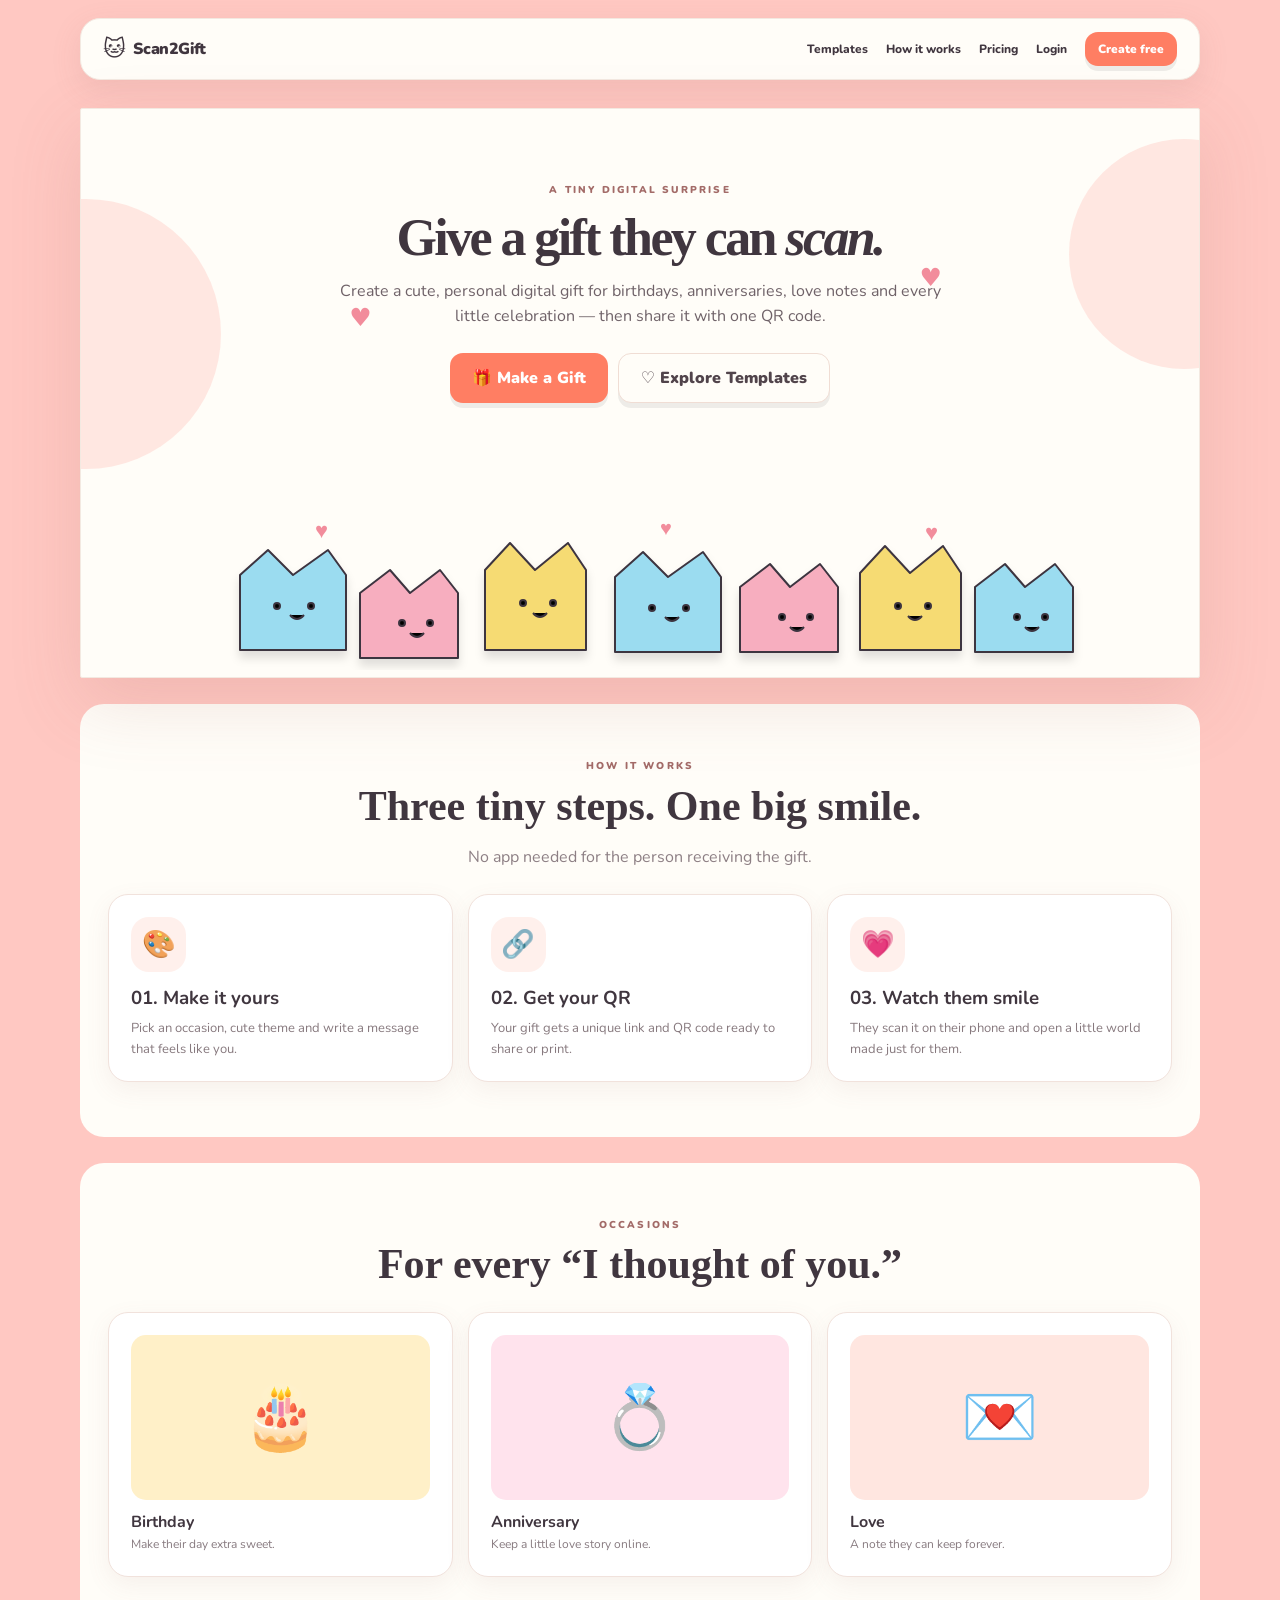
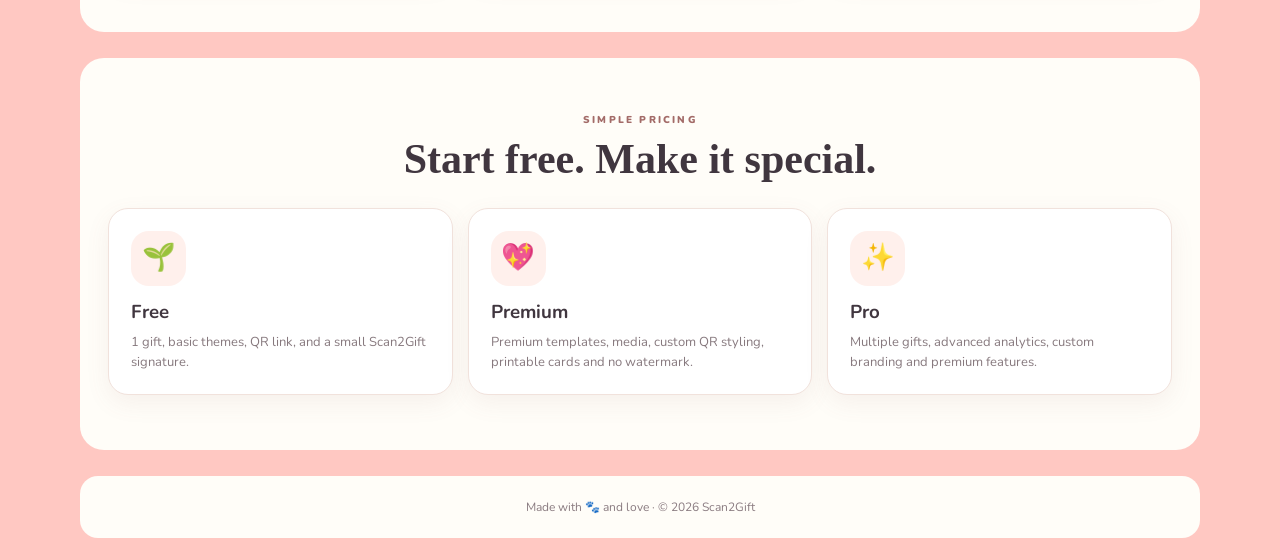
<file: index.html>
<!doctype html><html lang="en"><head><meta charset="utf-8"><meta name="viewport" content="width=device-width,initial-scale=1"><meta name="theme-color" content="#ffc8c2"><meta name="description" content="Create a tiny digital surprise they can open with one scan."><title>Scan2Gift — A Little Surprise</title><link rel="preconnect" href="https://fonts.googleapis.com"><link rel="preconnect" href="https://fonts.gstatic.com" crossorigin><link href="https://fonts.googleapis.com/css2?family=Nunito:wght@400;600;700;800;900&family=Patrick+Hand&display=swap" rel="stylesheet"><link rel="stylesheet" href="assets/css/style.css"></head><body class="cat-theme"><header class="nav"><a class="brand" href="index.html">Scan2Gift</a><div><a href="templates.html">Templates</a><a href="#how">How it works</a><a href="#pricing">Pricing</a><a href="login.html">Login</a><a class="btn btn-primary btn-sm" href="register.html">Create free</a></div></header><main><section class="hero"><span class="heart-float h1">♥</span><span class="heart-float h2">♥</span><span class="eyebrow">A TINY DIGITAL SURPRISE</span><h1>Give a gift they can <em>scan.</em></h1><p>Create a cute, personal digital gift for birthdays, anniversaries, love notes and every little celebration — then share it with one QR code.</p><div class="hero-actions"><a class="btn btn-primary" href="create.html">🎁 Make a Gift</a><a class="btn btn-light" href="templates.html">♡ Explore Templates</a></div><img class="hero-cats" src="assets/images/cat-row.svg" alt="Cute cats"></section><section id="how" class="section"><div class="section-head"><span class="eyebrow">HOW IT WORKS</span><h2>Three tiny steps. One big smile.</h2><p class="muted">No app needed for the person receiving the gift.</p></div><div class="cards"><article class="cute-card"><div class="cute-icon">🎨</div><h3>01. Make it yours</h3><p>Pick an occasion, cute theme and write a message that feels like you.</p></article><article class="cute-card"><div class="cute-icon">🔗</div><h3>02. Get your QR</h3><p>Your gift gets a unique link and QR code ready to share or print.</p></article><article class="cute-card"><div class="cute-icon">💗</div><h3>03. Watch them smile</h3><p>They scan it on their phone and open a little world made just for them.</p></article></div></section><section class="section"><div class="section-head"><span class="eyebrow">OCCASIONS</span><h2>For every “I thought of you.”</h2></div><div class="template-grid"><a href="create.html?occasion=Birthday&theme=birthday"><div class="tpl birthday">🎂</div><b>Birthday</b><span>Make their day extra sweet.</span></a><a href="create.html?occasion=Anniversary&theme=romantic"><div class="tpl romantic">💍</div><b>Anniversary</b><span>Keep a little love story online.</span></a><a href="create.html?occasion=Love&theme=love"><div class="tpl love">💌</div><b>Love</b><span>A note they can keep forever.</span></a></div></section><section id="pricing" class="section"><div class="section-head"><span class="eyebrow">SIMPLE PRICING</span><h2>Start free. Make it special.</h2></div><div class="cards"><article class="cute-card"><div class="cute-icon">🌱</div><h3>Free</h3><p>1 gift, basic themes, QR link, and a small Scan2Gift signature.</p></article><article class="cute-card"><div class="cute-icon">💖</div><h3>Premium</h3><p>Premium templates, media, custom QR styling, printable cards and no watermark.</p></article><article class="cute-card"><div class="cute-icon">✨</div><h3>Pro</h3><p>Multiple gifts, advanced analytics, custom branding and premium features.</p></article></div></section></main><footer class="footer">Made with 🐾 and love · © <span id="year"></span> Scan2Gift</footer><script>document.getElementById("year").textContent=new Date().getFullYear()</script></body></html>
</file>
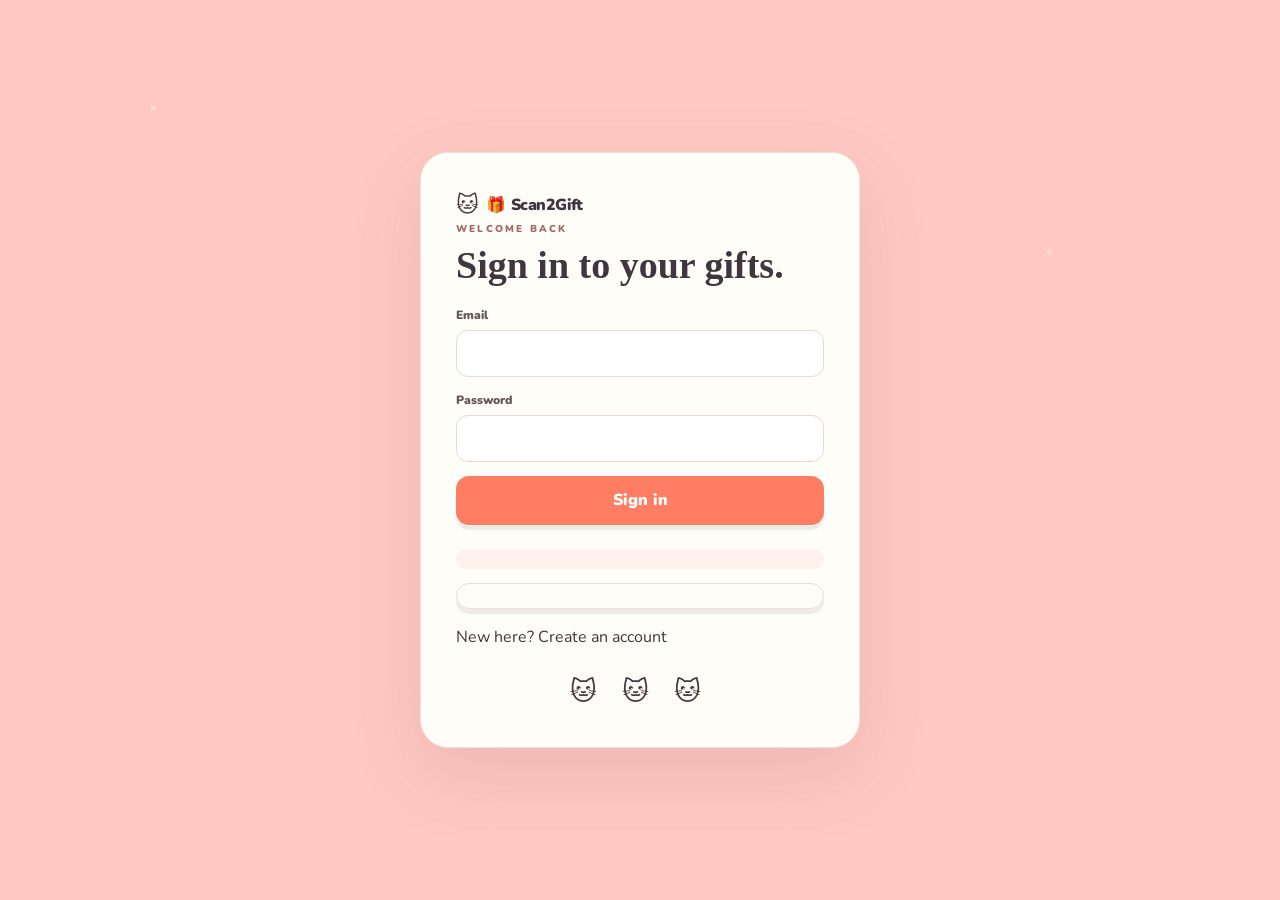
<file: analytics.html>
<!doctype html><html><head><link rel="preconnect" href="https://fonts.googleapis.com"><link href="https://fonts.googleapis.com/css2?family=Nunito:wght@400;600;700;800;900&family=Patrick+Hand&display=swap" rel="stylesheet"><meta charset="utf-8"><meta name="viewport" content="width=device-width,initial-scale=1"><title>Analytics — Scan2Gift</title><link rel="stylesheet" href="assets/css/style.css"></head><body><header class="nav"><a class="brand" href="index.html">🎁 Scan2Gift</a><a href="dashboard.html">← Dashboard</a></header><main class="dashboard"><div class="dash-head"><div><span class="eyebrow">INSIGHTS</span><h1>Gift analytics</h1></div><select id="giftSelect"></select></div><div class="stats"><div><b id="totalViews">0</b><span>Total views</span></div><div><b id="uniqueScans">0</b><span>Scan events</span></div><div><b id="lastScan">—</b><span>Last scan</span></div></div><div class="panel"><h2>Views over time</h2><canvas id="chart" height="180"></canvas></div><div class="panel"><h2>Privacy-friendly scan data</h2><p class="muted">This starter keeps scan timestamp, gift code, referrer and user-agent only. It does not attempt to identify a person.</p><div id="scanTable" class="table-wrap"></div></div></main><script src="assets/js/config.js"></script><script src="assets/js/app.js"></script><script src="assets/js/analytics.js"></script></body></html>
</file>
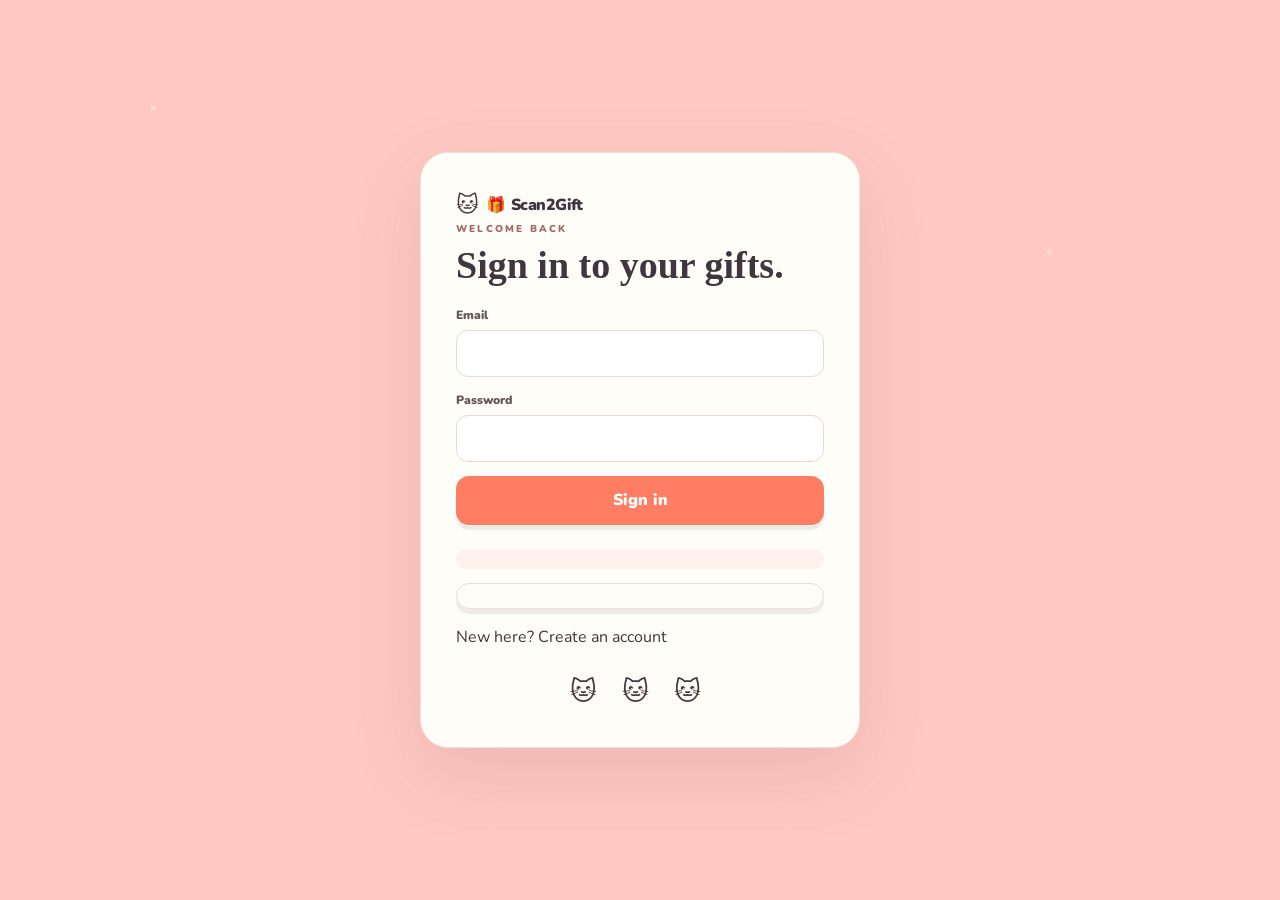
<file: create.html>
<!doctype html>
<html lang="en">
<head>
<link rel="preconnect" href="https://fonts.googleapis.com">
<link href="https://fonts.googleapis.com/css2?family=Nunito:wght@400;600;700;800;900&family=Patrick+Hand&display=swap" rel="stylesheet">
<meta charset="utf-8">
<meta name="viewport" content="width=device-width,initial-scale=1">
<title>Create Gift — Scan2Gift</title>
<link rel="stylesheet" href="assets/css/style.css">
<style>
  /* Fix layout overlapping and sticky behavior */
  #giftForm.builder {
    display: flex !important;
    flex-direction: column !important;
    gap: 24px !important;
  }
  
  /* Force preview panel to stay at the bottom and scroll normally with the page */
  #giftForm > .preview-panel {
    position: relative !important;
    top: auto !important;
    bottom: auto !important;
    left: auto !important;
    right: auto !important;
    transform: none !important;
    grid-column: unset !important;
    width: 100% !important;
    margin-top: 0 !important;
    z-index: 1 !important;
  }

  .live-preview {
    max-width: 600px;
    margin: 0 auto;
    width: 100%;
  }
</style>
</head>
<body>
<header class="nav">
<a class="brand" href="index.html">🎁 Scan2Gift</a>
<div><a href="templates.html">Templates</a> · <a href="dashboard.html">Dashboard</a></div>
</header>
<main class="builder-wrap">
<div class="builder-head">
<div><span class="eyebrow">CREATE A DIGITAL GIFT</span><h1>Make something unforgettable.</h1></div>
<div class="stepper"><b>1</b><span></span><b>2</b><span></span><b>3</b></div>
</div>
<form id="giftForm" class="builder">
<section class="panel">
<h2>1. Choose an occasion</h2>
<div class="choice-grid">
<label><input name="occasion" value="Birthday" type="radio" checked><span>🎂<b>Birthday</b></span></label>
<label><input name="occasion" value="Anniversary" type="radio"><span>💍<b>Anniversary</b></span></label>
<label><input name="occasion" value="Love" type="radio"><span>❤️<b>Love</b></span></label>
<label><input name="occasion" value="Congratulations" type="radio"><span>🎉<b>Congratulations</b></span></label>
<label><input name="occasion" value="Graduation" type="radio"><span>🎓<b>Graduation</b></span></label>
<label><input name="occasion" value="Custom" type="radio"><span>✨<b>Custom</b></span></label>
</div>
</section>

<section class="panel">
<h2>2. Personalize it</h2>
<div class="form-grid">
<label>Recipient name<input id="recipient" name="recipient" required placeholder="Sarah"></label>
<label>Your name<input id="sender" name="sender" required placeholder="James"></label>
<label class="full">Gift title<input id="title" name="title" required placeholder="Happy Birthday ❤️"></label>
<label class="full">Personal message<textarea id="message" name="message" rows="5" required placeholder="Wishing you a beautiful birthday..."></textarea></label>
<label>Event date<input name="event_date" type="date"></label>
<label>Template<select name="theme"><option value="romantic">Romantic</option><option value="birthday">Birthday</option><option value="elegant">Elegant</option><option value="minimal">Minimal</option><option value="celebration">Celebration</option></select></label>
<label>Animation<select name="animation"><option value="hearts">Falling hearts ❤️</option><option value="confetti">Confetti 🎉</option><option value="sparkles">Sparkles ✨</option><option value="balloons">Balloons 🎈</option><option value="none">None</option></select></label>
<label>Private PIN<input name="pin" inputmode="numeric" maxlength="8" placeholder="Optional"></label>
<label class="full">Photo URL <small>For direct browser upload, configure Cloudinary in config.js. This URL field works immediately.</small><input name="photo_url" type="url" placeholder="https://..."></label>
<label class="full">Video URL<input name="video_url" type="url" placeholder="https://www.youtube.com/watch?v=..."></label>
<label class="full">Background music URL <small>Only use audio you have permission to distribute.</small><input name="music_url" type="url" placeholder="https://...mp3"></label>
</div>
</section>

<section class="panel preview-panel">
<h2>3. Preview</h2>
<div id="livePreview" class="live-preview">
<div class="preview-photo">❤️</div>
<span class="eyebrow">FOR</span>
<h2 id="pvRecipient">Someone special</h2>
<h3 id="pvTitle">Your beautiful gift</h3>
<p id="pvMessage">Your message will appear here.</p>
<small id="pvFrom">From you ❤️</small>
</div>
</section>

<div class="form-actions">
<a class="btn btn-light" href="index.html">Cancel</a>
<button class="btn btn-primary" type="submit">✨ Create My Gift</button>
</div>
<div id="formStatus" class="status"></div>
</form>
</main>
<script src="assets/js/config.js"></script>
<script src="assets/js/app.js"></script>
<script src="assets/js/create.js"></script>
</body>
</html>
</file>
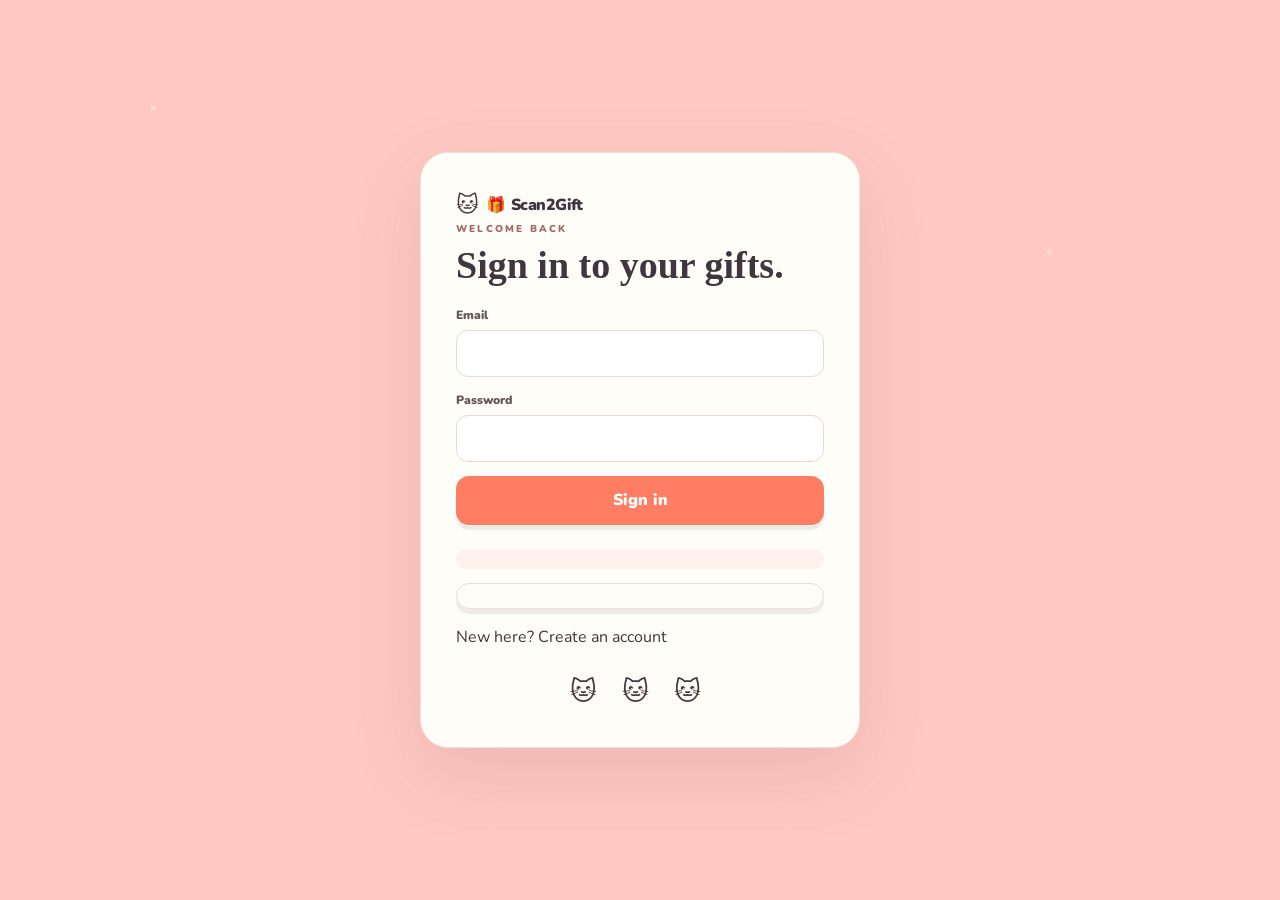
<file: dashboard.html>
<!doctype html>
<html lang="en"><head><link rel="preconnect" href="https://fonts.googleapis.com"><link href="https://fonts.googleapis.com/css2?family=Nunito:wght@400;600;700;800;900&family=Patrick+Hand&display=swap" rel="stylesheet"><meta charset="utf-8"><meta name="viewport" content="width=device-width,initial-scale=1"><title>My Gifts — Scan2Gift</title><link rel="stylesheet" href="assets/css/style.css"></head>
<body><header class="nav"><a class="brand" href="index.html">🎁 Scan2Gift</a><div class="dash-links"><a href="analytics.html">Analytics</a> <a href="templates.html">Templates</a> <a href="profile.html">Profile</a> <a href="create.html" class="btn btn-primary btn-sm">+ New Gift</a></div></header>
<main class="dashboard"><div class="dash-head"><div><span class="eyebrow">YOUR GIFTS</span><h1>Gift dashboard</h1></div><button class="btn btn-light" id="refreshBtn">↻ Refresh</button></div>
<div class="stats"><div><b id="statGifts">0</b><span>Gifts</span></div><div><b id="statViews">0</b><span>Views</span></div><div><b id="statActive">0</b><span>Active</span></div></div>
<div id="giftList" class="gift-list"><div class="empty">No gifts yet. Create your first digital gift. 🎁</div></div></main>
<script src="assets/js/config.js"></script><script src="assets/js/app.js"></script><script src="assets/js/dashboard.js"></script></body></html>
</file>
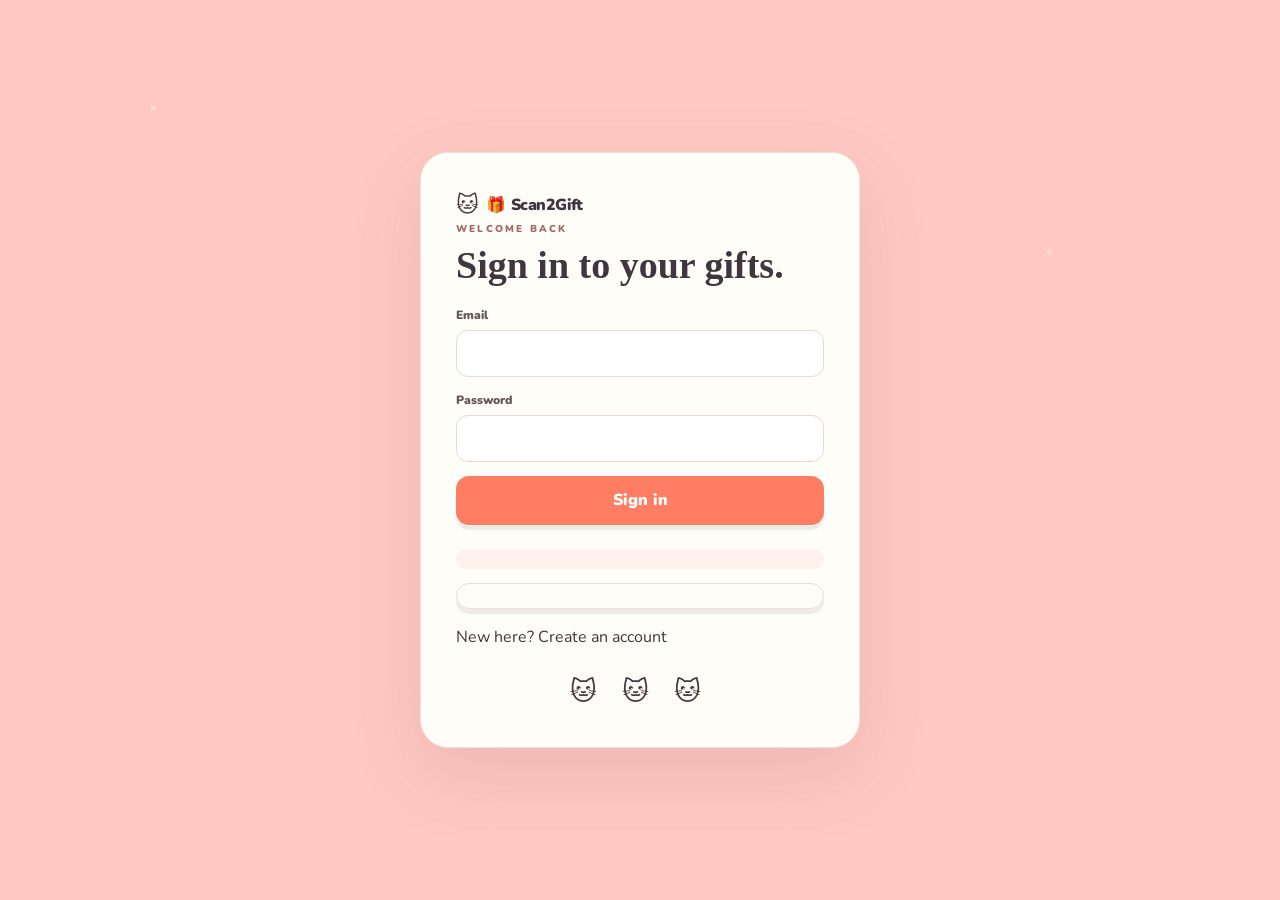
<file: login.html>
<!doctype html><html><head><link rel="preconnect" href="https://fonts.googleapis.com"><link href="https://fonts.googleapis.com/css2?family=Nunito:wght@400;600;700;800;900&family=Patrick+Hand&display=swap" rel="stylesheet"><meta charset="utf-8"><meta name="viewport" content="width=device-width,initial-scale=1"><title>Login — Scan2Gift</title><link rel="stylesheet" href="assets/css/style.css"></head><body><main class="auth-page"><div class="auth-card"><a class="brand" href="index.html">🎁 Scan2Gift</a><span class="eyebrow">WELCOME BACK</span><h1>Sign in to your gifts.</h1><form id="loginForm"><label>Email<input id="email" type="email" required autocomplete="email"></label><label>Password<input id="password" type="password" required autocomplete="current-password"></label><button class="btn btn-primary" type="submit">Sign in</button><div id="msg" class="status"></div><button type="button" class="btn btn-light" id="apiTest"></button></form><p>New here? <a href="register.html">Create an account</a></p></div></main><script src="assets/js/config.js"></script><script src="assets/js/app.js"></script><script src="assets/js/auth.js"></script><script>document.getElementById("apiTest")?.addEventListener("click",async()=>{const m=document.getElementById("msg");try{const r=await fetch((window.SCAN2GIFT_CONFIG||{}).API_URL);const t=await r.text();m.className="status";m.textContent=t.slice(0,220)}catch(e){m.className="status error";m.textContent=e.message}})</script></body></html>
</file>
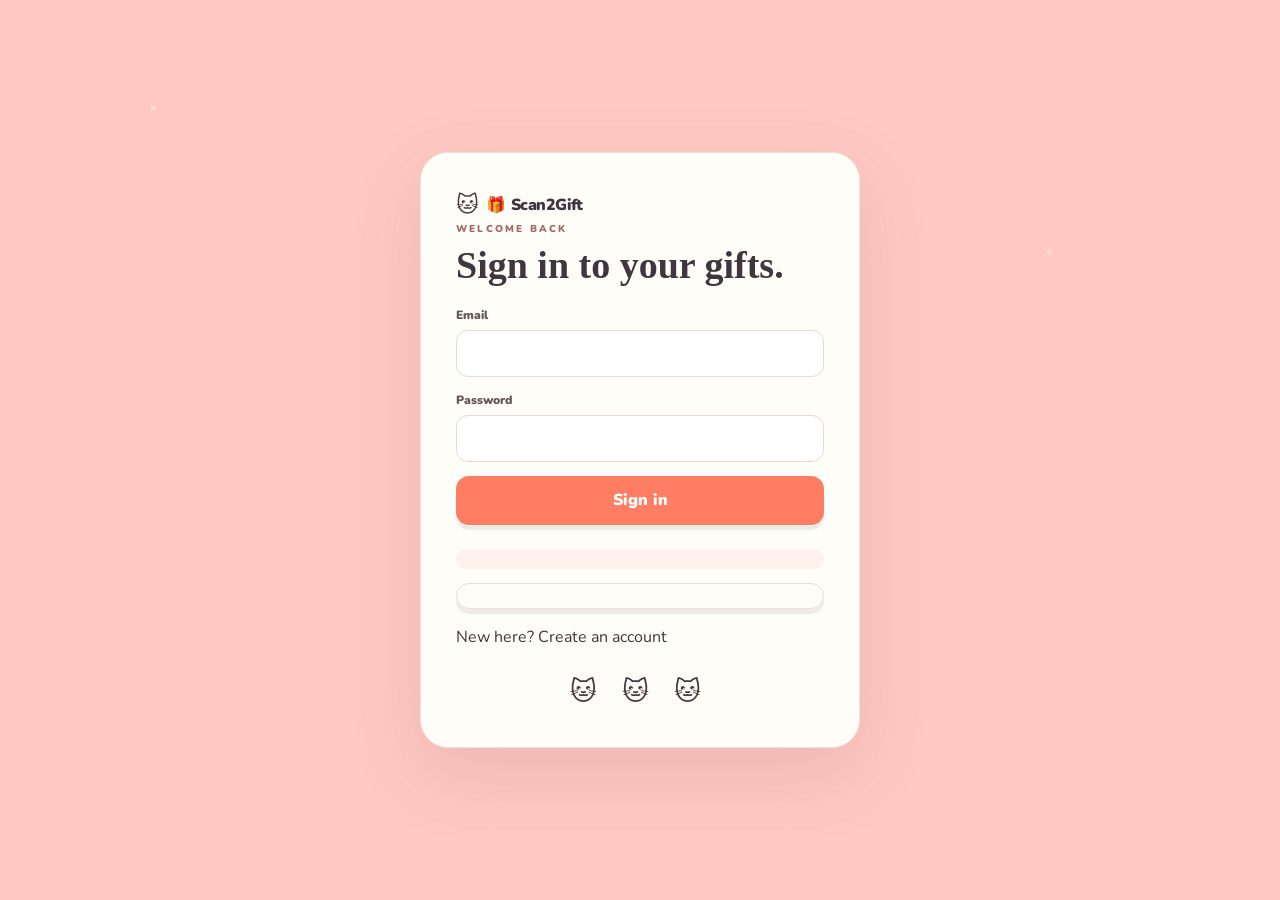
<file: print-card.html>
<!doctype html><html><head><link rel="preconnect" href="https://fonts.googleapis.com"><link href="https://fonts.googleapis.com/css2?family=Nunito:wght@400;600;700;800;900&family=Patrick+Hand&display=swap" rel="stylesheet"><meta charset="utf-8"><meta name="viewport" content="width=device-width,initial-scale=1"><title>Printable Gift Card — Scan2Gift</title><link rel="stylesheet" href="assets/css/style.css"></head><body class="print-page"><main id="card" class="print-card">Loading…</main><div class="print-actions"><button class="btn btn-primary" onclick="window.print()">🖨 Print / Save PDF</button><a class="btn btn-light" href="dashboard.html">Back</a></div><script src="assets/js/config.js"></script><script src="assets/js/app.js"></script><script src="assets/js/print-card.js"></script></body></html>
</file>
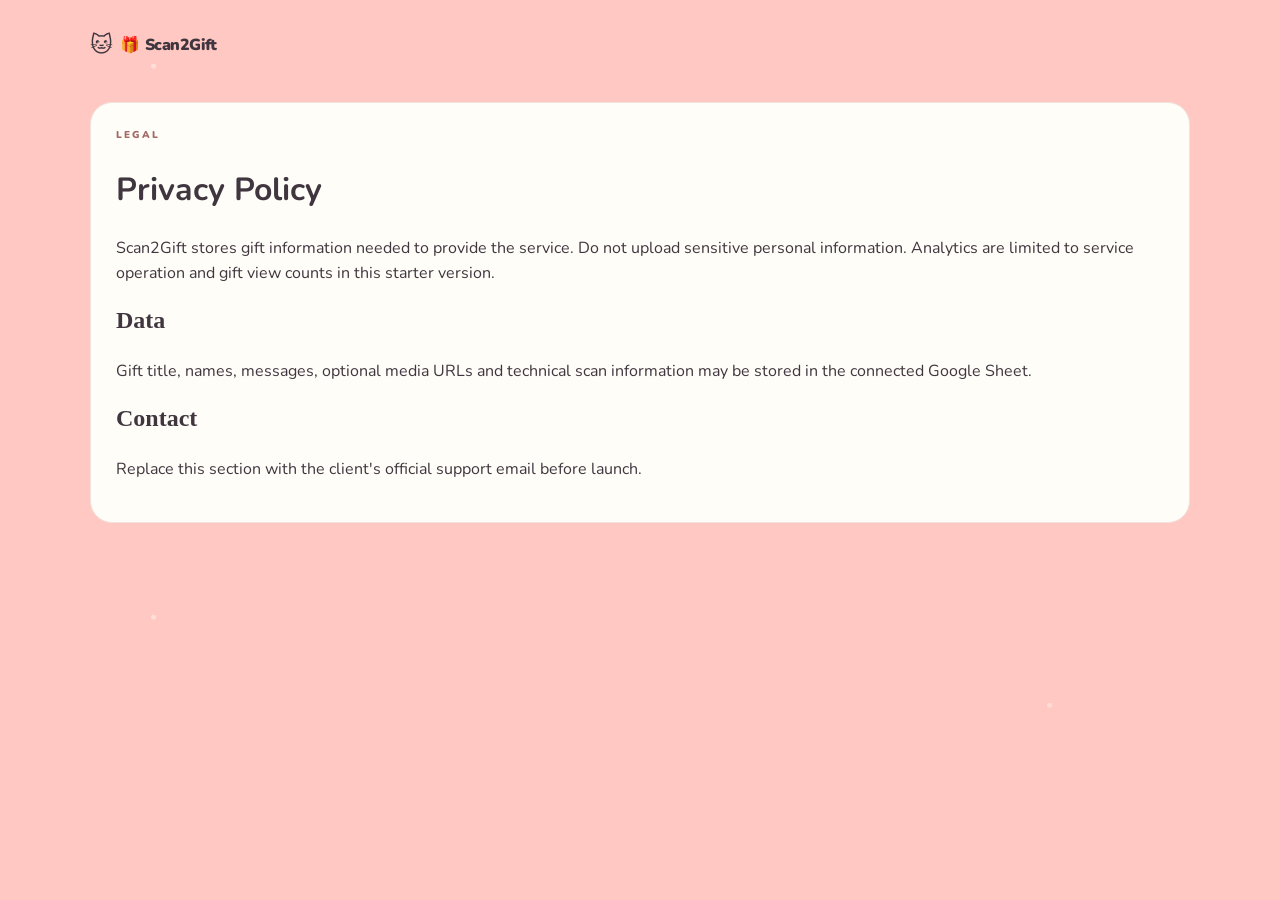
<file: privacy.html>
<!doctype html><html><head><link rel="preconnect" href="https://fonts.googleapis.com"><link href="https://fonts.googleapis.com/css2?family=Nunito:wght@400;600;700;800;900&family=Patrick+Hand&display=swap" rel="stylesheet"><meta charset="utf-8"><meta name="viewport" content="width=device-width,initial-scale=1"><title>Privacy — Scan2Gift</title><link rel="stylesheet" href="assets/css/style.css"></head><body><main class="builder-wrap"><a class="brand" href="index.html">🎁 Scan2Gift</a><div class="panel" style="margin-top:40px"><span class="eyebrow">LEGAL</span><h1>Privacy Policy</h1><p>Scan2Gift stores gift information needed to provide the service. Do not upload sensitive personal information. Analytics are limited to service operation and gift view counts in this starter version.</p><h2>Data</h2><p>Gift title, names, messages, optional media URLs and technical scan information may be stored in the connected Google Sheet.</p><h2>Contact</h2><p>Replace this section with the client's official support email before launch.</p></div></main></body></html>
</file>
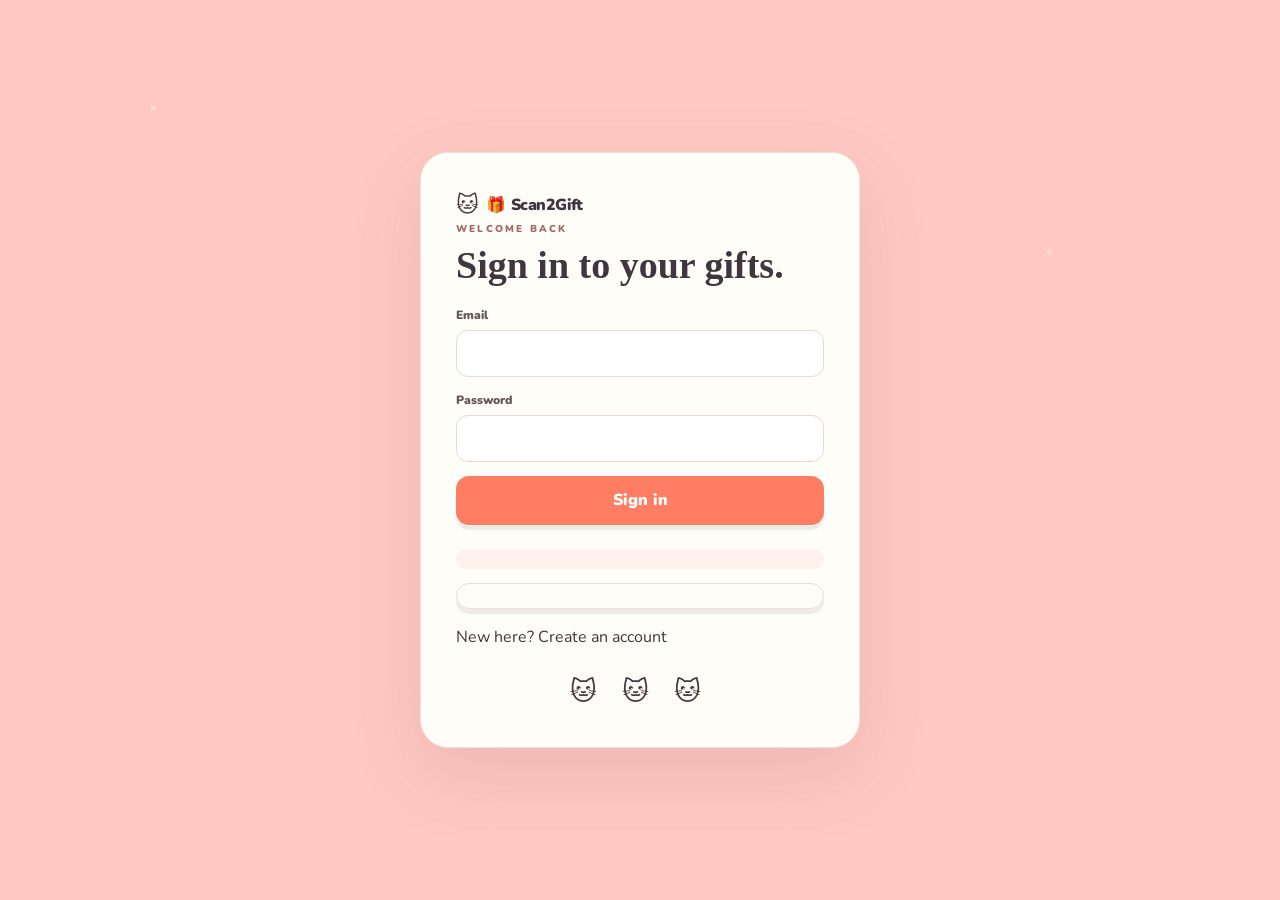
<file: profile.html>
<!doctype html><html><head><link rel="preconnect" href="https://fonts.googleapis.com"><link href="https://fonts.googleapis.com/css2?family=Nunito:wght@400;600;700;800;900&family=Patrick+Hand&display=swap" rel="stylesheet"><meta charset="utf-8"><meta name="viewport" content="width=device-width,initial-scale=1"><title>Profile — Scan2Gift</title><link rel="stylesheet" href="assets/css/style.css"></head><body><header class="nav"><a class="brand" href="index.html">🎁 Scan2Gift</a><a href="dashboard.html">← Dashboard</a></header><main class="builder-wrap"><div class="panel"><span class="eyebrow">ACCOUNT</span><h1>Profile & settings</h1><form id="profileForm" class="form-grid"><label>Name<input id="pname"></label><label>Email<input id="pemail" readonly></label><label class="full">Plan<select id="plan" disabled><option>Free</option><option>Premium</option><option>Pro</option></select></label><div class="full form-actions"><button class="btn btn-primary">Save profile</button><button type="button" class="btn btn-light" id="logout">Log out</button></div><div id="msg" class="status"></div></form></div><div class="panel"><h2>Premium checkout</h2><p class="muted">Connect your Stripe Payment Link / PayHere checkout URL in <code>assets/js/config.js</code>. No secret payment keys belong in GitHub Pages.</p><a id="payBtn" class="btn btn-primary" target="_blank">Upgrade to Premium</a></div></main><script src="assets/js/config.js"></script><script src="assets/js/app.js"></script><script src="assets/js/profile.js"></script></body></html>
</file>
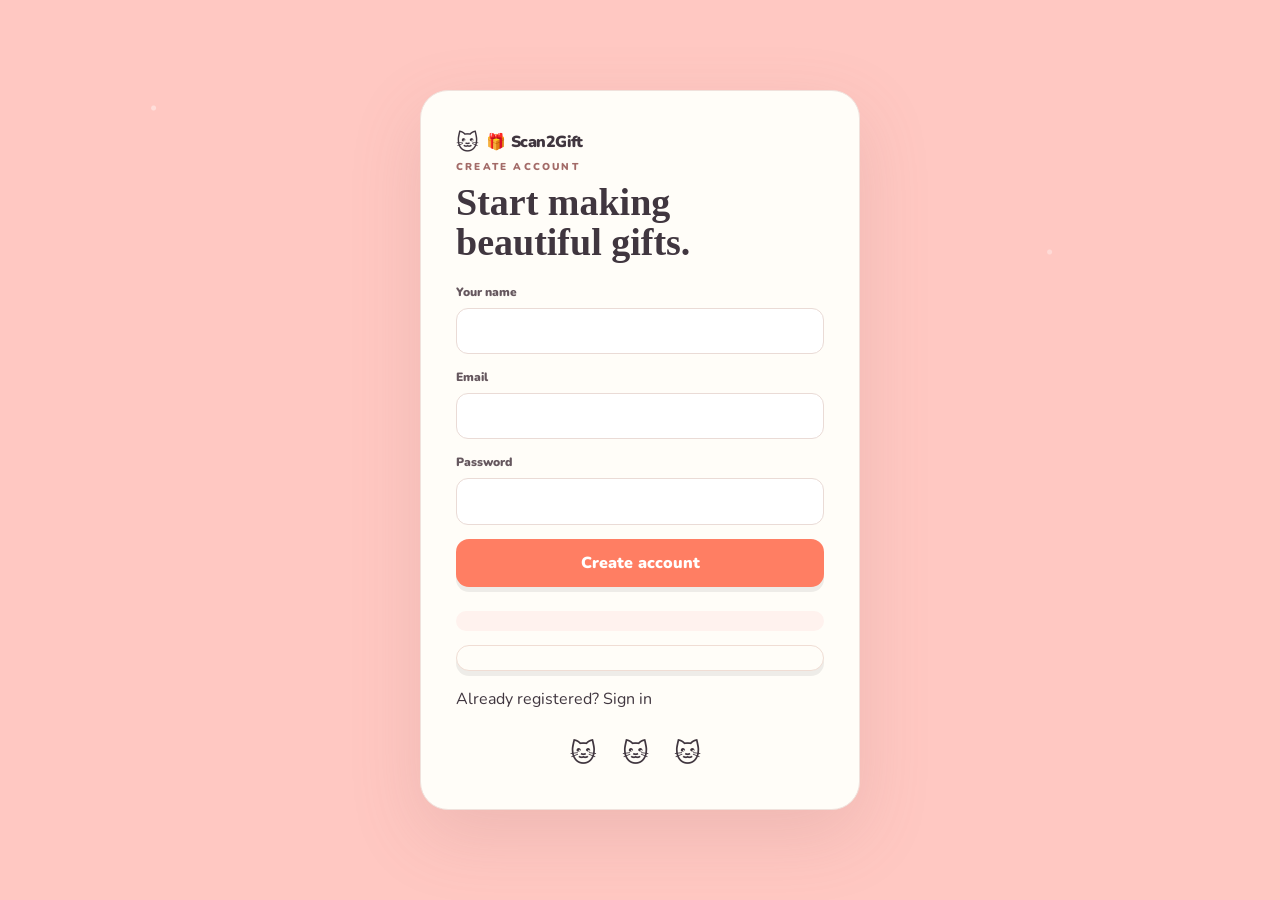
<file: register.html>
<!doctype html><html><head><link rel="preconnect" href="https://fonts.googleapis.com"><link href="https://fonts.googleapis.com/css2?family=Nunito:wght@400;600;700;800;900&family=Patrick+Hand&display=swap" rel="stylesheet"><meta charset="utf-8"><meta name="viewport" content="width=device-width,initial-scale=1"><title>Create Account — Scan2Gift</title><link rel="stylesheet" href="assets/css/style.css"></head><body><main class="auth-page"><div class="auth-card"><a class="brand" href="index.html">🎁 Scan2Gift</a><span class="eyebrow">CREATE ACCOUNT</span><h1>Start making beautiful gifts.</h1><form id="registerForm"><label>Your name<input id="name" required></label><label>Email<input id="email" type="email" required autocomplete="email"></label><label>Password<input id="password" type="password" minlength="8" required autocomplete="new-password"></label><button class="btn btn-primary" type="submit">Create account</button><div id="msg" class="status"></div><button type="button" class="btn btn-light" id="apiTest"></button></form><p>Already registered? <a href="login.html">Sign in</a></p></div></main><script src="assets/js/config.js"></script><script src="assets/js/app.js"></script><script src="assets/js/auth.js"></script><script>document.getElementById("apiTest")?.addEventListener("click",async()=>{const m=document.getElementById("msg");try{const r=await fetch((window.SCAN2GIFT_CONFIG||{}).API_URL);const t=await r.text();m.className="status";m.textContent=t.slice(0,220)}catch(e){m.className="status error";m.textContent=e.message}})</script></body></html>
</file>
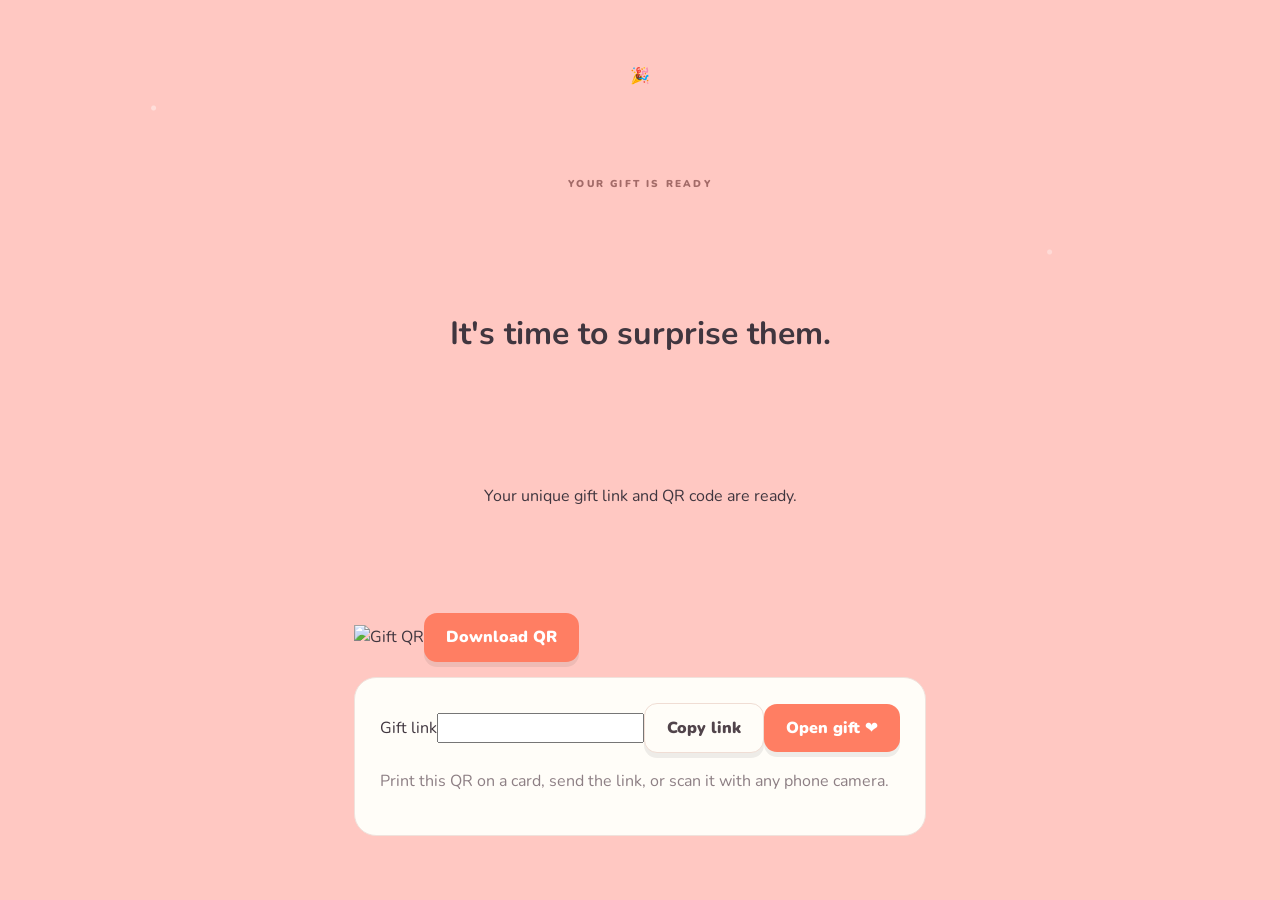
<file: success.html>
<!doctype html><html><head><link rel="preconnect" href="https://fonts.googleapis.com"><link href="https://fonts.googleapis.com/css2?family=Nunito:wght@400;600;700;800;900&family=Patrick+Hand&display=swap" rel="stylesheet"><meta charset="utf-8"><meta name="viewport" content="width=device-width,initial-scale=1"><title>Gift Created — Scan2Gift</title><link rel="stylesheet" href="assets/css/style.css"></head>
<body><main class="success"><div class="success-icon">🎉</div><span class="eyebrow">YOUR GIFT IS READY</span><h1>It's time to surprise them.</h1><p>Your unique gift link and QR code are ready.</p><div class="success-grid"><div class="qr-card"><img id="qr" alt="Gift QR"><button class="btn btn-primary" id="downloadQr">Download QR</button></div><div class="panel"><label>Gift link<input id="giftLink" readonly></label><button class="btn btn-light" id="copy">Copy link</button><a id="open" class="btn btn-primary" target="_blank">Open gift ❤️</a><p class="muted">Print this QR on a card, send the link, or scan it with any phone camera.</p></div></div></main><script src="assets/js/config.js"></script><script src="assets/js/app.js"></script><script src="assets/js/success.js"></script></body></html>
</file>
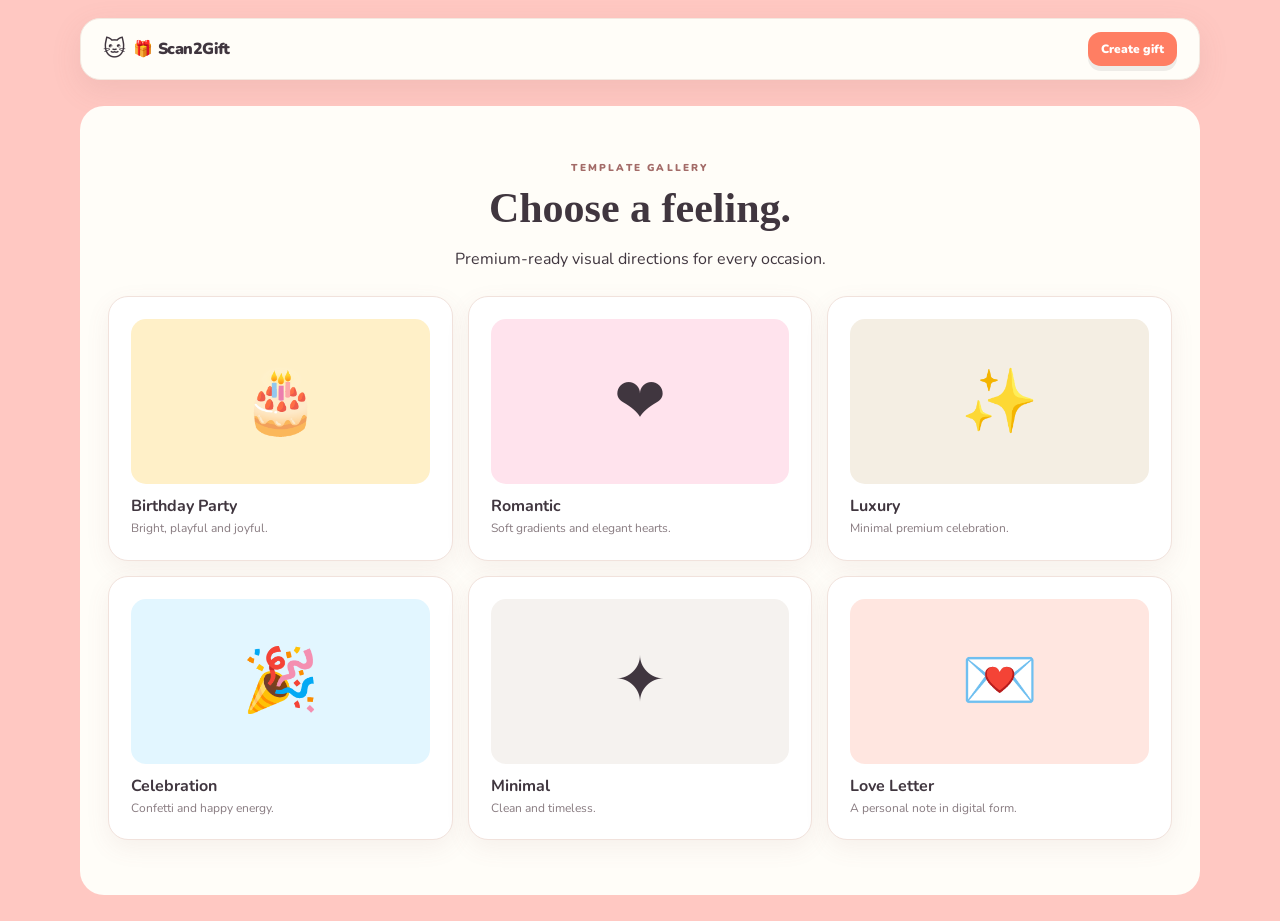
<file: templates.html>
<!doctype html><html><head><link rel="preconnect" href="https://fonts.googleapis.com"><link href="https://fonts.googleapis.com/css2?family=Nunito:wght@400;600;700;800;900&family=Patrick+Hand&display=swap" rel="stylesheet"><meta charset="utf-8"><meta name="viewport" content="width=device-width,initial-scale=1"><title>Templates — Scan2Gift</title><link rel="stylesheet" href="assets/css/style.css"></head><body><header class="nav"><a class="brand" href="index.html">🎁 Scan2Gift</a><a class="btn btn-primary btn-sm" href="create.html">Create gift</a></header><main class="section"><div class="section-head"><span class="eyebrow">TEMPLATE GALLERY</span><h2>Choose a feeling.</h2><p>Premium-ready visual directions for every occasion.</p></div><div class="template-grid"><a href="create.html?theme=birthday"><div class="tpl birthday">🎂</div><b>Birthday Party</b><span>Bright, playful and joyful.</span></a><a href="create.html?theme=romantic"><div class="tpl romantic">❤️</div><b>Romantic</b><span>Soft gradients and elegant hearts.</span></a><a href="create.html?theme=elegant"><div class="tpl elegant">✨</div><b>Luxury</b><span>Minimal premium celebration.</span></a><a href="create.html?theme=celebration"><div class="tpl celebration">🎉</div><b>Celebration</b><span>Confetti and happy energy.</span></a><a href="create.html?theme=minimal"><div class="tpl minimal">✦</div><b>Minimal</b><span>Clean and timeless.</span></a><a href="create.html?theme=love"><div class="tpl love">💌</div><b>Love Letter</b><span>A personal note in digital form.</span></a></div></main><script src="assets/js/app.js"></script></body></html>
</file>
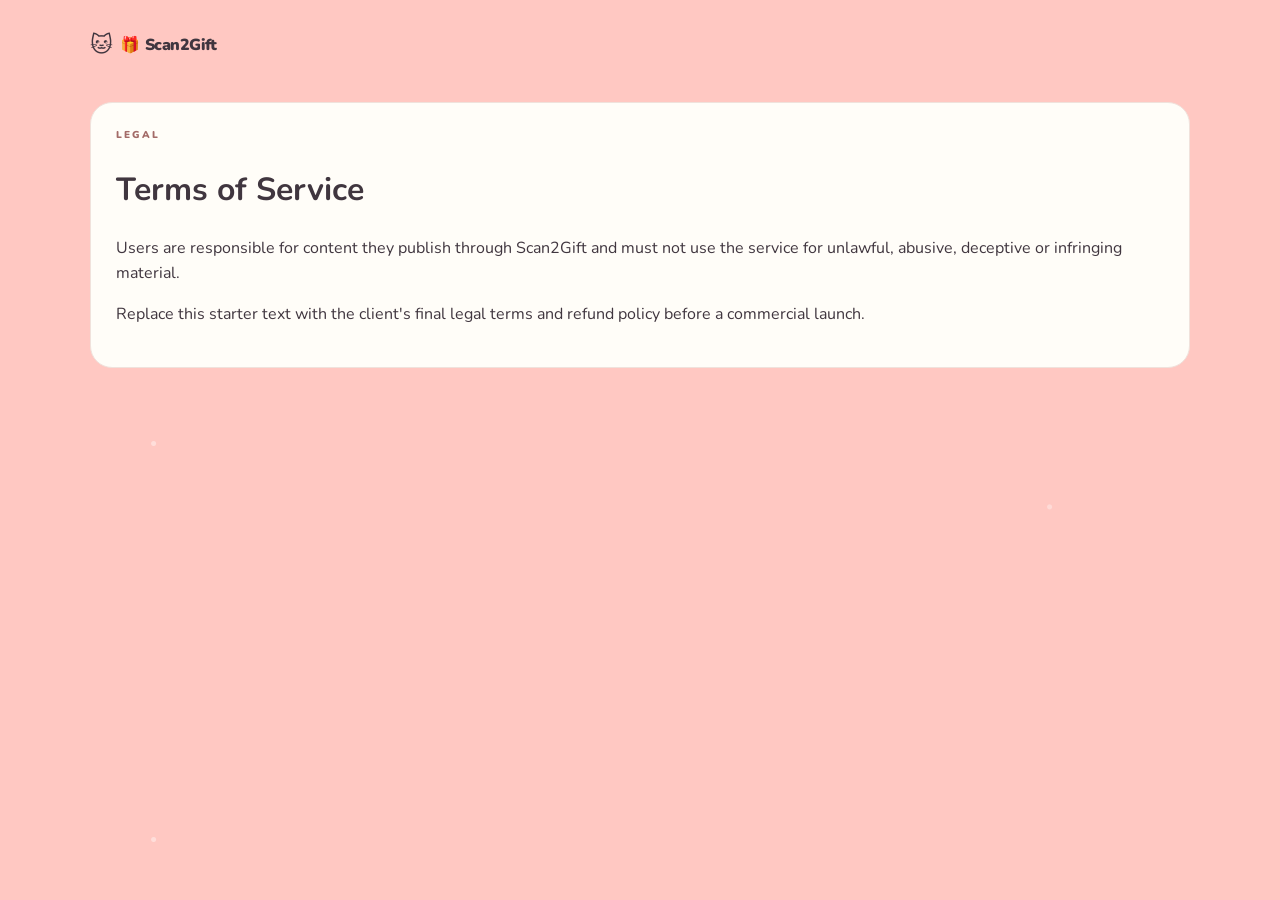
<file: terms.html>
<!doctype html><html><head><link rel="preconnect" href="https://fonts.googleapis.com"><link href="https://fonts.googleapis.com/css2?family=Nunito:wght@400;600;700;800;900&family=Patrick+Hand&display=swap" rel="stylesheet"><meta charset="utf-8"><meta name="viewport" content="width=device-width,initial-scale=1"><title>Terms — Scan2Gift</title><link rel="stylesheet" href="assets/css/style.css"></head><body><main class="builder-wrap"><a class="brand" href="index.html">🎁 Scan2Gift</a><div class="panel" style="margin-top:40px"><span class="eyebrow">LEGAL</span><h1>Terms of Service</h1><p>Users are responsible for content they publish through Scan2Gift and must not use the service for unlawful, abusive, deceptive or infringing material.</p><p>Replace this starter text with the client's final legal terms and refund policy before a commercial launch.</p></div></main></body></html>
</file>
<file: assets/css/style.css>
*{box-sizing:border-box}html{scroll-behavior:smooth}body{margin:0;font-family:"Nunito",system-ui,sans-serif;color:#40363f;background:#ffc8c2;background-image:radial-gradient(circle at 12% 12%,#fff6 0 2px,transparent 3px),radial-gradient(circle at 82% 28%,#fff5 0 2px,transparent 3px);line-height:1.55}a{color:inherit;text-decoration:none}button,input,textarea,select{font:inherit}.cat-theme{min-height:100vh}.brand{font-weight:900;letter-spacing:-.03em;color:#40363f;display:inline-flex;align-items:center;gap:8px}.brand:before{content:"🐱";font-size:22px}.nav{width:min(1120px,calc(100% - 32px));margin:18px auto 0;background:#fffdf8;border:1px solid #f3e9e1;min-height:62px;padding:12px 22px;border-radius:20px;display:flex;align-items:center;justify-content:space-between;gap:20px;box-shadow:0 10px 30px #9d676622}.nav>div{display:flex;align-items:center;gap:18px;font-size:12px;font-weight:800}.nav a:not(.brand):hover{color:#ed765e}.btn{border:0;border-radius:13px;padding:12px 22px;font-weight:900;cursor:pointer;display:inline-flex;justify-content:center;align-items:center;gap:7px;transition:.2s;box-shadow:0 5px 0 #0001}.btn:hover{transform:translateY(-2px)}.btn-primary{background:#ff7e63;color:white}.btn-light{background:#fffdf8;border:1px solid #f0ddd4;color:#51444b}.btn-sm{padding:8px 13px;font-size:12px}.eyebrow{font-size:10px;font-weight:900;letter-spacing:.22em;color:#a36b68;display:block;margin-bottom:8px}.muted{color:#8d7f84}.hero{width:min(1120px,calc(100% - 32px));margin:28px auto 0;background:#fffdf8;border:1px solid #f3e9e1;min-height:570px;border-radius:2px;position:relative;overflow:hidden;padding:74px 40px 0;text-align:center;box-shadow:0 25px 70px #a565602b}.hero:before,.hero:after{content:"";position:absolute;border-radius:50%;background:#ffe3dc;opacity:.8}.hero:before{width:270px;height:270px;left:-130px;top:90px}.hero:after{width:230px;height:230px;right:-100px;top:30px}.hero h1{font-family:Georgia,serif;font-size:52px;line-height:1.05;letter-spacing:-.05em;margin:12px auto 14px;max-width:700px}.hero p{max-width:610px;margin:0 auto 24px;color:#6f6268;font-size:16px}.hero-actions{display:flex;justify-content:center;gap:10px;position:relative;z-index:2}.hero-cats{position:absolute;bottom:-3px;left:50%;transform:translateX(-50%);width:min(900px,100%);height:auto}.heart-float{position:absolute;color:#f28c9b;font-size:25px;animation:float 4s ease-in-out infinite}.h1{left:24%;top:190px}.h2{right:23%;top:150px;animation-delay:1s}.section{width:min(1120px,calc(100% - 32px));margin:26px auto;padding:55px 28px;background:#fffdf8;border-radius:24px}.section-head{text-align:center;margin-bottom:25px}.section-head h2,.dashboard h1,.builder-head h1{font-family:Georgia,serif;font-size:42px;line-height:1.1;margin:0 0 8px}.cards,.template-grid{display:grid;grid-template-columns:repeat(3,1fr);gap:15px}.cute-card,.template-grid>a{background:#fff;border:1px solid #f1e2dc;border-radius:20px;padding:22px;box-shadow:0 8px 25px #8e656015;transition:.2s}.cute-card:hover,.template-grid>a:hover{transform:translateY(-4px);box-shadow:0 18px 35px #8e656022}.cute-icon{width:55px;height:55px;border-radius:18px;background:#fff0ec;display:grid;place-items:center;font-size:27px;margin-bottom:12px}.cute-card h3{margin:0 0 5px}.cute-card p{margin:0;color:#87797e;font-size:13px}.template-grid .tpl{height:165px;border-radius:15px;display:grid;place-items:center;font-size:62px;margin-bottom:10px}.tpl.birthday{background:#fff0c8}.tpl.romantic{background:#ffe3ed}.tpl.elegant{background:#f4eee3}.tpl.celebration{background:#e2f6ff}.tpl.minimal{background:#f5f2ef}.tpl.love{background:#ffe6e0}.template-grid b,.template-grid span{display:block}.template-grid span{color:#887b80;font-size:12px}.footer{width:min(1120px,calc(100% - 32px));margin:0 auto 22px;background:#fffdf8;padding:22px;border-radius:18px;text-align:center;color:#8a7b80;font-size:12px}.auth-page{min-height:100vh;display:grid;place-items:center;padding:25px}.auth-card{width:min(440px,100%);background:#fffdf8;border:1px solid #f0e1dc;border-radius:28px;padding:35px;box-shadow:0 25px 70px #9d67662c;position:relative;overflow:hidden}.auth-card:after{content:"🐱  🐱  🐱";display:block;text-align:center;font-size:26px;margin-top:22px;letter-spacing:9px}.auth-card h1{font-family:Georgia,serif;font-size:38px;line-height:1.05;margin:8px 0 20px}.auth-card form{display:grid;gap:14px}.auth-card label,.form-grid label{font-size:12px;font-weight:900;color:#65575e;display:grid;gap:6px}.auth-card input,.form-grid input,.form-grid textarea,.form-grid select,.pin-card input{width:100%;border:1px solid #eadbd6;background:#fff;padding:13px 14px;border-radius:12px;outline:none}.auth-card input:focus,.form-grid input:focus,.form-grid textarea:focus,.form-grid select:focus{border-color:#ff9a85;box-shadow:0 0 0 4px #ff9a851c}.status{margin-top:10px;padding:10px 13px;border-radius:12px;font-size:12px;color:#806d74;background:#fff2ee}.status.error{background:#ffe4e2;color:#b13e3e}.dashboard,.builder-wrap{width:min(1100px,calc(100% - 32px));margin:28px auto}.dash-head,.builder-head{background:#fffdf8;padding:30px;border-radius:22px;border:1px solid #f1e1dc;display:flex;justify-content:space-between;align-items:center;gap:20px}.dash-links{display:flex;align-items:center;gap:10px;flex-wrap:wrap}.stats{display:grid;grid-template-columns:repeat(4,1fr);gap:14px;margin:15px 0}.stats>div{background:#fffdf8;border:1px solid #f0e2dc;border-radius:18px;padding:20px}.stats b{font-size:30px;display:block}.stats span{font-size:12px;color:#88797f}.panel{background:#fffdf8;border:1px solid #f0e2dc;border-radius:22px;padding:25px;margin-top:15px}.panel h2{margin-top:0;font-family:Georgia,serif}.gift-row{display:grid;grid-template-columns:45px 1fr auto auto;align-items:center;gap:12px;padding:14px 0;border-bottom:1px solid #f2e7e3}.gift-row span{display:block;font-size:12px;color:#887b80}.row-icon{width:42px;height:42px;background:#fff0eb;border-radius:14px;display:grid;place-items:center}.builder{margin-top:15px;display:grid;gap:15px}.choice-grid{display:grid;grid-template-columns:repeat(3,1fr);gap:10px}.choice-grid label{cursor:pointer}.choice-grid input{position:absolute;opacity:0}.choice-grid span{background:#fff;border:1px solid #f0e1dc;border-radius:16px;padding:18px;display:flex;flex-direction:column;gap:5px;font-size:25px}.choice-grid input:checked+span{border-color:#ff8b73;background:#fff1ed;box-shadow:0 0 0 3px #ff8b731c}.choice-grid b{font-size:12px}.form-grid{display:grid;grid-template-columns:1fr 1fr;gap:14px}.form-grid .full{grid-column:1/-1}.form-actions{display:flex;gap:10px;justify-content:flex-end;align-items:center}.preview-panel{position:sticky;bottom:10px}.live-preview{max-width:560px;margin:auto;background:#fff;border-radius:24px;padding:28px;text-align:center;border:1px solid #f1dfda}.preview-photo{width:120px;height:120px;border-radius:35px;margin:0 auto 15px;background:#ffe5df;display:grid;place-items:center;font-size:55px}.live-preview h2,.live-preview h3{font-family:Georgia,serif}.success,.gift-body{min-height:100vh;display:grid;place-items:center;padding:20px}.success-card,.gift-page,.pin-card{width:min(720px,100%);background:#fffdf8;border-radius:28px;padding:40px;text-align:center;border:1px solid #f0dfda;box-shadow:0 30px 90px #8f5e5826}.qr{max-width:260px;margin:20px auto;display:block}.gift-body{background:#ffc8c2}.gift-page{position:relative;overflow:hidden}.gift-page h1,.gift-page h2{font-family:Georgia,serif}.gift-photo{width:min(430px,100%);height:290px;margin:20px auto;border-radius:25px;background:#ffe7e0;overflow:hidden;display:grid;place-items:center;font-size:90px}.gift-photo img{width:100%;height:100%;object-fit:cover}.message{font-family:"Patrick Hand",cursive;font-size:28px;line-height:1.25;margin:25px auto;max-width:600px}.from{font-weight:900}.video-link{display:inline-flex;margin:15px auto;padding:12px 18px;background:#ff7e63;color:white;border-radius:12px;font-weight:900}.gift-footer{margin-top:35px;font-size:11px;color:#a09095}.pin-card .lock{font-size:50px}.pin-card input{max-width:280px;margin:10px auto}.print-page{background:#ffc8c2;min-height:100vh;padding:30px}.print-card{width:760px;max-width:100%;margin:auto;background:#fffdf8;min-height:520px;padding:55px;text-align:center;border-radius:24px;box-shadow:0 20px 70px #8d5c5528}.print-card h1{font-family:Georgia,serif;font-size:48px}.print-card img{width:250px;display:block;margin:25px auto}.print-actions{display:flex;justify-content:center;gap:10px;margin:20px}.scan-line{display:flex;justify-content:space-between;padding:13px 0;border-bottom:1px solid #f0e5e1;font-size:12px}.table-wrap{overflow:auto}@keyframes float{50%{transform:translateY(-10px) rotate(5deg)}}@media(max-width:750px){.hero{padding:55px 20px 0;min-height:500px}.hero h1{font-size:38px}.nav{padding:11px 15px}.nav>div a:not(.btn){display:none}.cards,.template-grid,.choice-grid,.stats{grid-template-columns:1fr 1fr}.form-grid{grid-template-columns:1fr}.form-grid .full{grid-column:auto}.dash-head,.builder-head{align-items:flex-start;flex-direction:column}.gift-row{grid-template-columns:42px 1fr auto}.gift-row .btn-light{display:none}.section-head h2,.dashboard h1,.builder-head h1{font-size:34px}}@media(max-width:480px){.cards,.template-grid,.choice-grid,.stats{grid-template-columns:1fr}.hero h1{font-size:32px}.hero-cats{width:115%}.auth-card,.panel,.dash-head{padding:22px}.gift-page,.success-card,.pin-card{padding:25px 18px}.message{font-size:24px}}
@media print{.print-page{background:#fff;padding:0}.print-card{box-shadow:none;border:0;width:100%;min-height:auto}.print-actions{display:none}}
</file>
